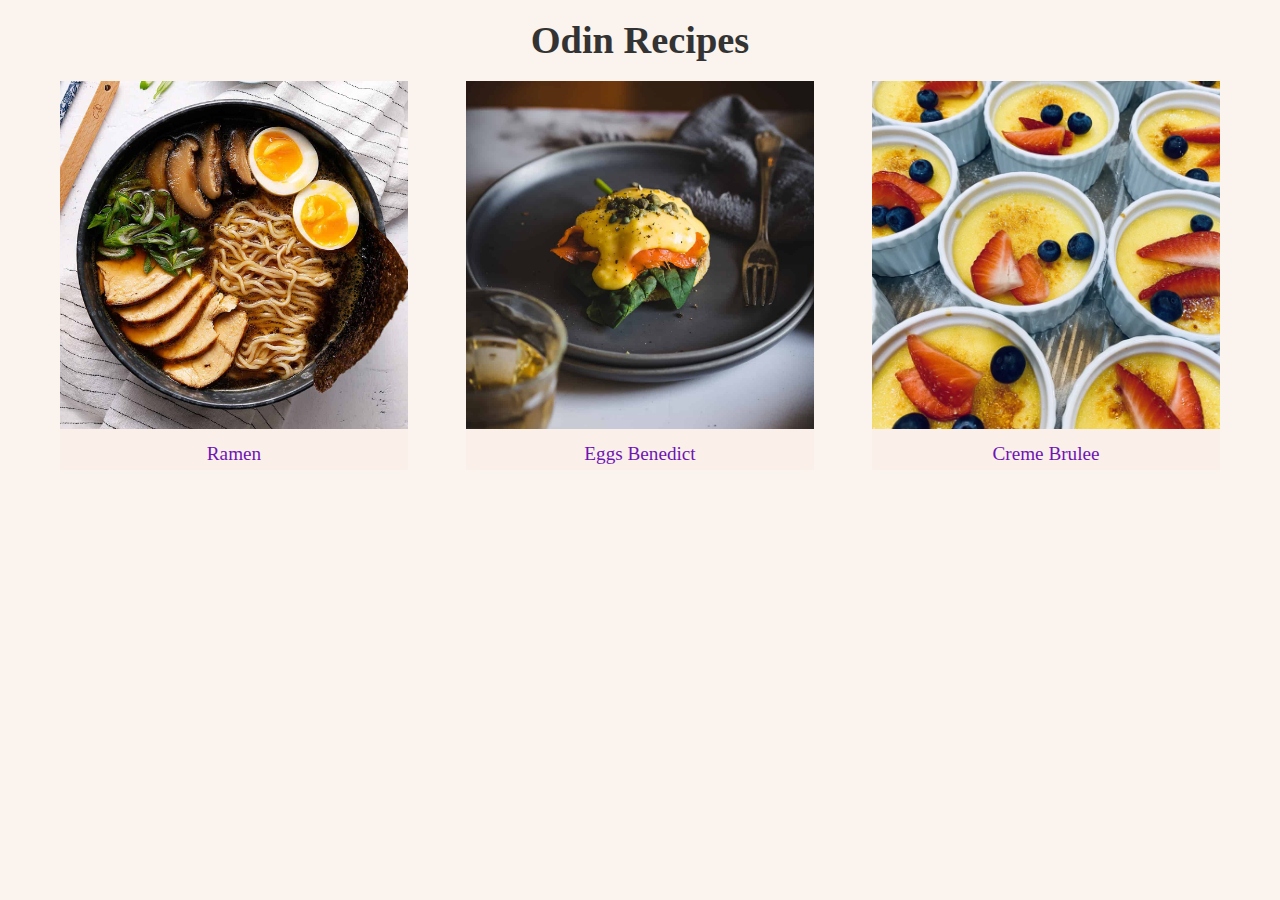
<file: index.html>
<!DOCTYPE html>
<html lang="en">
  <head>
    <meta charset="UTF-8" />
    <meta name="viewport" content="width=device-width, initial-scale=1.0" />
    <link rel="stylesheet" href="style.css" />
    <title>Recipes</title>
  </head>
  <body>
    <header>
      <div class="container">
        <h1>Odin Recipes</h1>
      </div>
    </header>
    <main>
      <div class="container">
        <div class="recipes">
          <div class="card">
            <li class="wrap">
              <a href="./recipes/ramen.html"
                ><img src="./img/ramen.jpg" alt="" />Ramen</a
              >
            </li>
          </div>
          <div class="card">
            <li>
              <a href="./recipes/eggs.html"
                ><img src="./img/eggs.jpg" alt="" />Eggs Benedict</a
              >
            </li>
          </div>
          <div class="card">
            <li>
              <a href="./recipes/brulee.html"
                ><img src="./img/creme-brulee.webp" alt="" /> Creme Brulee</a
              >
            </li>
          </div>
        </div>
      </div>
    </main>
  </body>
</html>
</file>
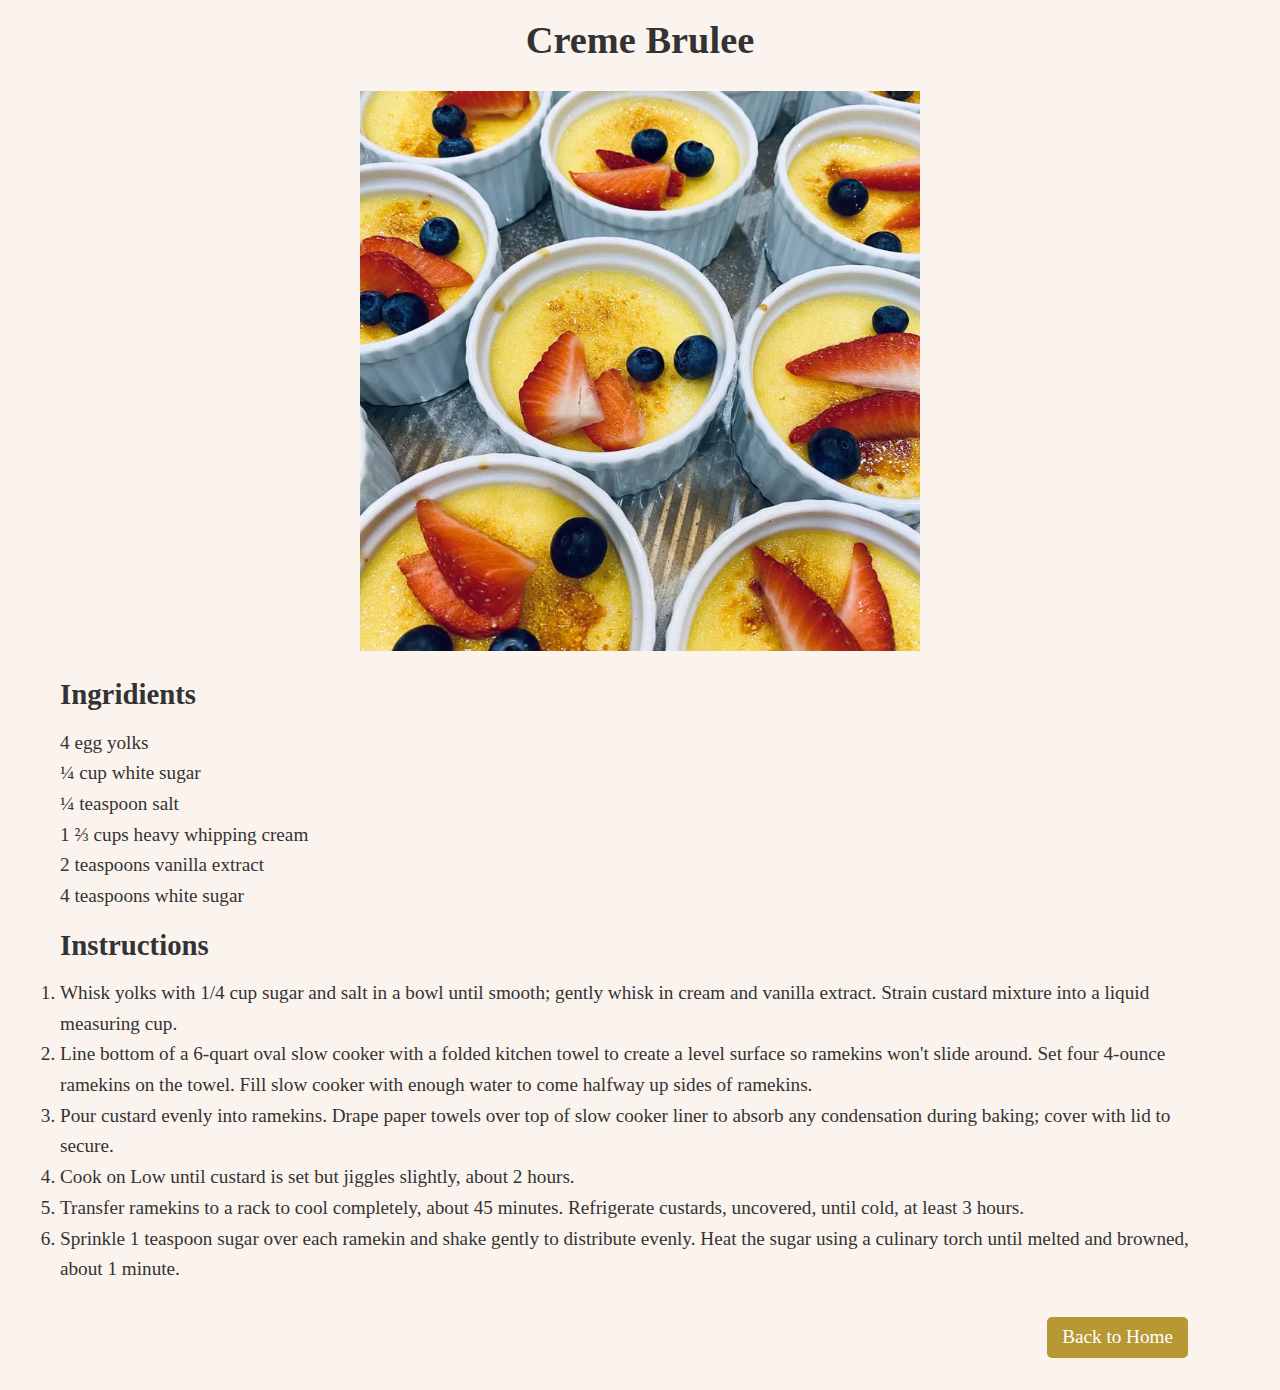
<file: recipes/brulee.html>
<!DOCTYPE html>
<html lang="en">
  <head>
    <meta charset="UTF-8" />
    <meta name="viewport" content="width=device-width, initial-scale=1.0" />
    <link rel="stylesheet" href="../style.css" />
    <title>Creme Brulee</title>
  </head>
  <body>
    <header>
      <div class="container">
        <h1>Creme Brulee</h1>
        <div class="image">
          <img src="../img/creme-brulee.webp" alt="" />
        </div>
        <div class="ingridients">
          <h2>ingridients</h2>
          <ul>
            <li>4 egg yolks</li>
            <li>¼ cup white sugar</li>
            <li>¼ teaspoon salt</li>
            <li>1 ⅔ cups heavy whipping cream</li>
            <li>2 teaspoons vanilla extract</li>
            <li>4 teaspoons white sugar</li>
          </ul>
        </div>
        <div class="instructions">
          <h2>instructions</h2>
          <ol>
            <li>
              Whisk yolks with 1/4 cup sugar and salt in a bowl until smooth;
              gently whisk in cream and vanilla extract. Strain custard mixture
              into a liquid measuring cup.
            </li>

            <li>
              Line bottom of a 6-quart oval slow cooker with a folded kitchen
              towel to create a level surface so ramekins won't slide around.
              Set four 4-ounce ramekins on the towel. Fill slow cooker with
              enough water to come halfway up sides of ramekins.
            </li>

            <li>
              Pour custard evenly into ramekins. Drape paper towels over top of
              slow cooker liner to absorb any condensation during baking; cover
              with lid to secure.
            </li>

            <li>
              Cook on Low until custard is set but jiggles slightly, about 2
              hours.
            </li>

            <li>
              Transfer ramekins to a rack to cool completely, about 45 minutes.
              Refrigerate custards, uncovered, until cold, at least 3 hours.
            </li>

            <li>
              Sprinkle 1 teaspoon sugar over each ramekin and shake gently to
              distribute evenly. Heat the sugar using a culinary torch until
              melted and browned, about 1 minute.
            </li>
          </ol>
        </div>
        <div class="button-wrap">
          <a href="../index.html" class="home-button">Back to Home</a>
        </div>
      </div>
    </header>
  </body>
</html>
</file>
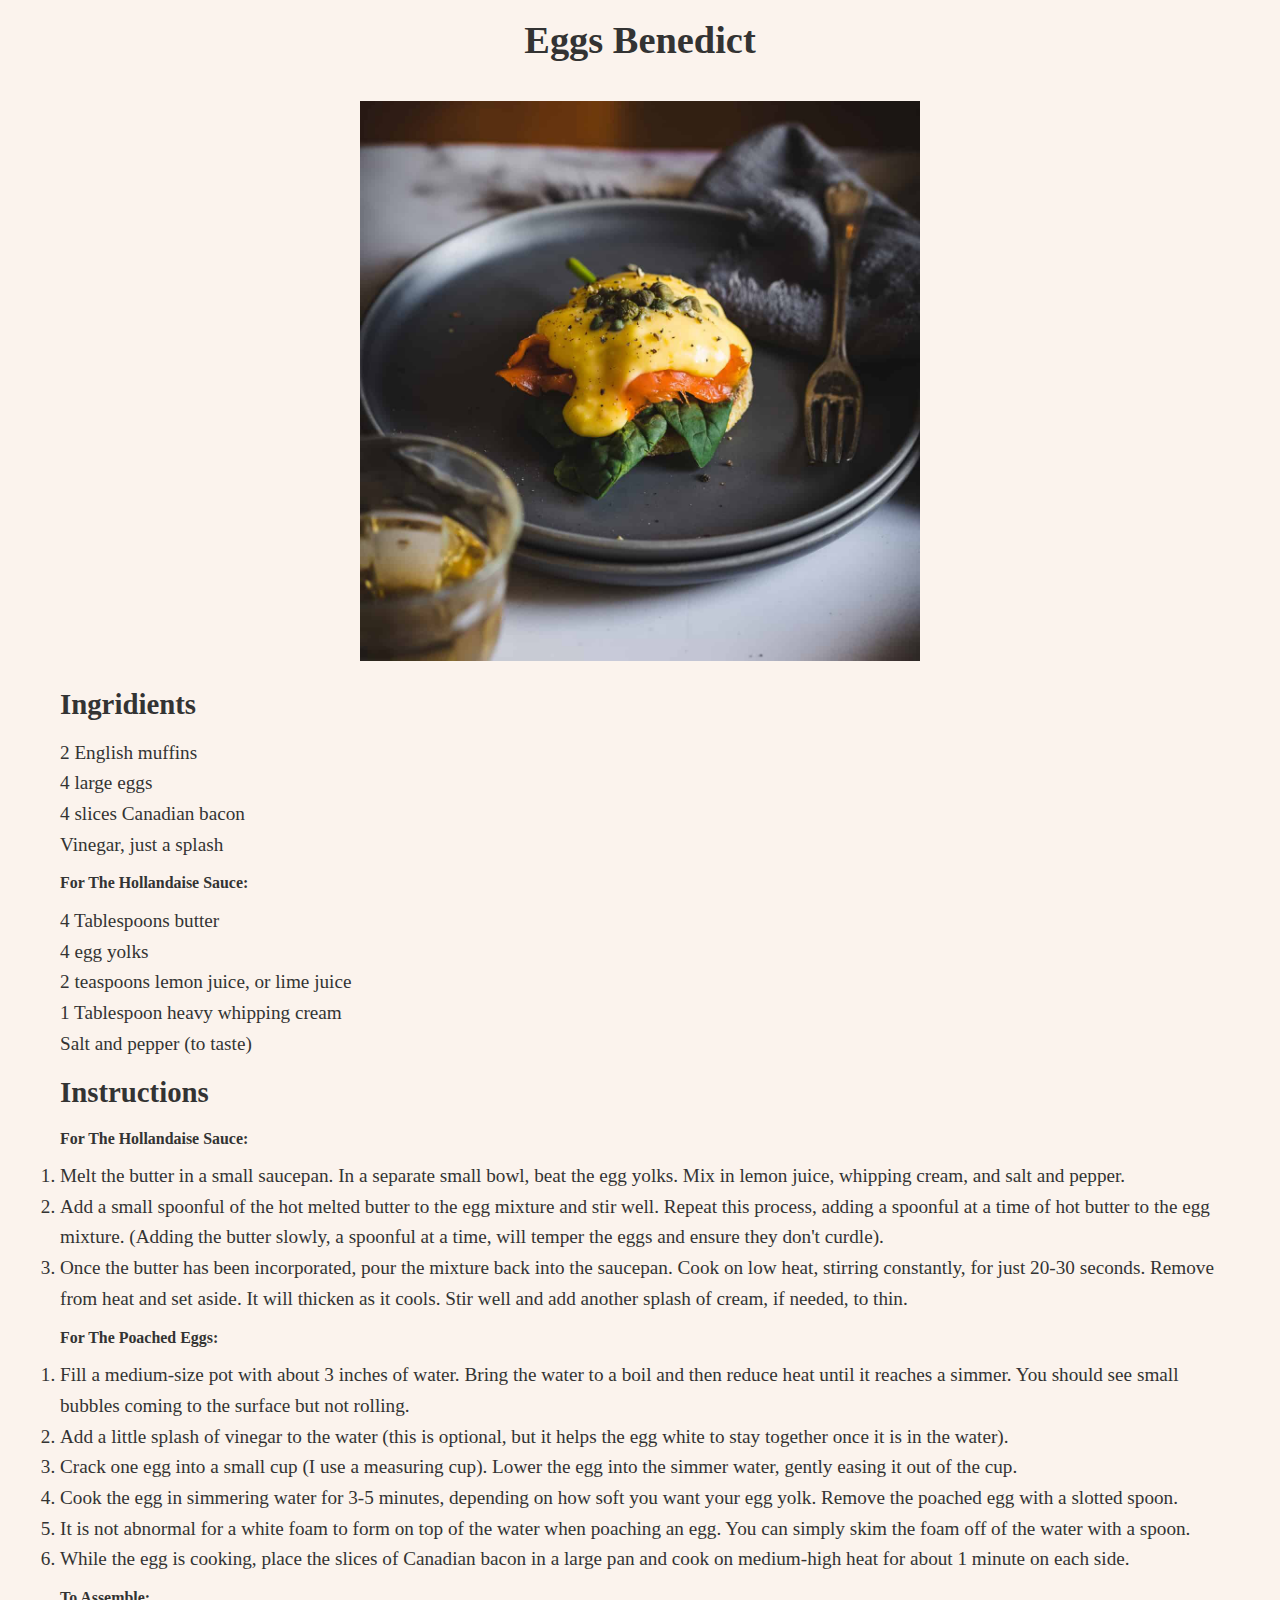
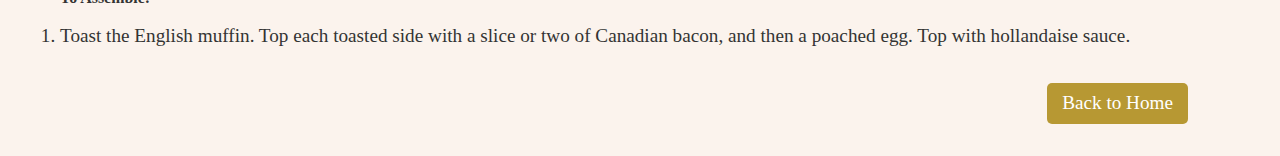
<file: recipes/eggs.html>
<!DOCTYPE html>
<html lang="en">
  <head>
    <meta charset="UTF-8" />
    <meta name="viewport" content="width=device-width, initial-scale=1.0" />
    <link rel="stylesheet" href="../style.css" />
    <title>Eggs Benedict</title>
  </head>
  <body>
    <header>
      <div class="container">
        <h1>Eggs Benedict</h1>
      </div>
    </header>
    <main>
      <div class="container">
        <div class="image">
          <img src="../img/eggs.jpg" alt="" />
        </div>
        <div class="ingridients">
          <h2>ingridients</h2>
          <ul>
            <li>2 English muffins</li>
            <li>4 large eggs</li>
            <li>4 slices Canadian bacon</li>
            <li>Vinegar, just a splash</li>

            <li>
              <h5>For the Hollandaise sauce:</h5>
              <ul>
                <li>4 Tablespoons butter</li>
                <li>4 egg yolks</li>
                <li>2 teaspoons lemon juice, or lime juice</li>
                <li>1 Tablespoon heavy whipping cream</li>
                <li>Salt and pepper (to taste)</li>
              </ul>
            </li>
          </ul>
        </div>
        <div class="instructions">
          <h2>instructions</h2>
          <ul>
            <li>
              <h5>For the Hollandaise sauce:</h5>
              <ol>
                <li>
                  Melt the butter in a small saucepan. In a separate small bowl,
                  beat the egg yolks. Mix in lemon juice, whipping cream, and
                  salt and pepper.
                </li>
                <li>
                  Add a small spoonful of the hot melted butter to the egg
                  mixture and stir well. Repeat this process, adding a spoonful
                  at a time of hot butter to the egg mixture. (Adding the butter
                  slowly, a spoonful at a time, will temper the eggs and ensure
                  they don't curdle).
                </li>
                <li>
                  Once the butter has been incorporated, pour the mixture back
                  into the saucepan. Cook on low heat, stirring constantly, for
                  just 20-30 seconds. Remove from heat and set aside. It will
                  thicken as it cools. Stir well and add another splash of
                  cream, if needed, to thin.
                </li>
              </ol>
            </li>

            <li>
              <h5>For the poached eggs:</h5>
              <ol>
                <li>
                  Fill a medium-size pot with about 3 inches of water. Bring the
                  water to a boil and then reduce heat until it reaches a
                  simmer. You should see small bubbles coming to the surface but
                  not rolling.
                </li>
                <li>
                  Add a little splash of vinegar to the water (this is optional,
                  but it helps the egg white to stay together once it is in the
                  water).
                </li>
                <li>
                  Crack one egg into a small cup (I use a measuring cup). Lower
                  the egg into the simmer water, gently easing it out of the
                  cup.
                </li>
                <li>
                  Cook the egg in simmering water for 3-5 minutes, depending on
                  how soft you want your egg yolk. Remove the poached egg with a
                  slotted spoon.
                </li>
                <li>
                  It is not abnormal for a white foam to form on top of the
                  water when poaching an egg. You can simply skim the foam off
                  of the water with a spoon.
                </li>
                <li>
                  While the egg is cooking, place the slices of Canadian bacon
                  in a large pan and cook on medium-high heat for about 1 minute
                  on each side.
                </li>
              </ol>
            </li>

            <li>
              <h5>To Assemble:</h5>
              <ol>
                <li>
                  Toast the English muffin. Top each toasted side with a slice
                  or two of Canadian bacon, and then a poached egg. Top with
                  hollandaise sauce.
                </li>
              </ol>
            </li>
          </ul>
        </div>
        <div class="button-wrap">
          <a href="../index.html" class="home-button">Back to Home</a>
        </div>
      </div>
    </main>
  </body>
</html>
</file>
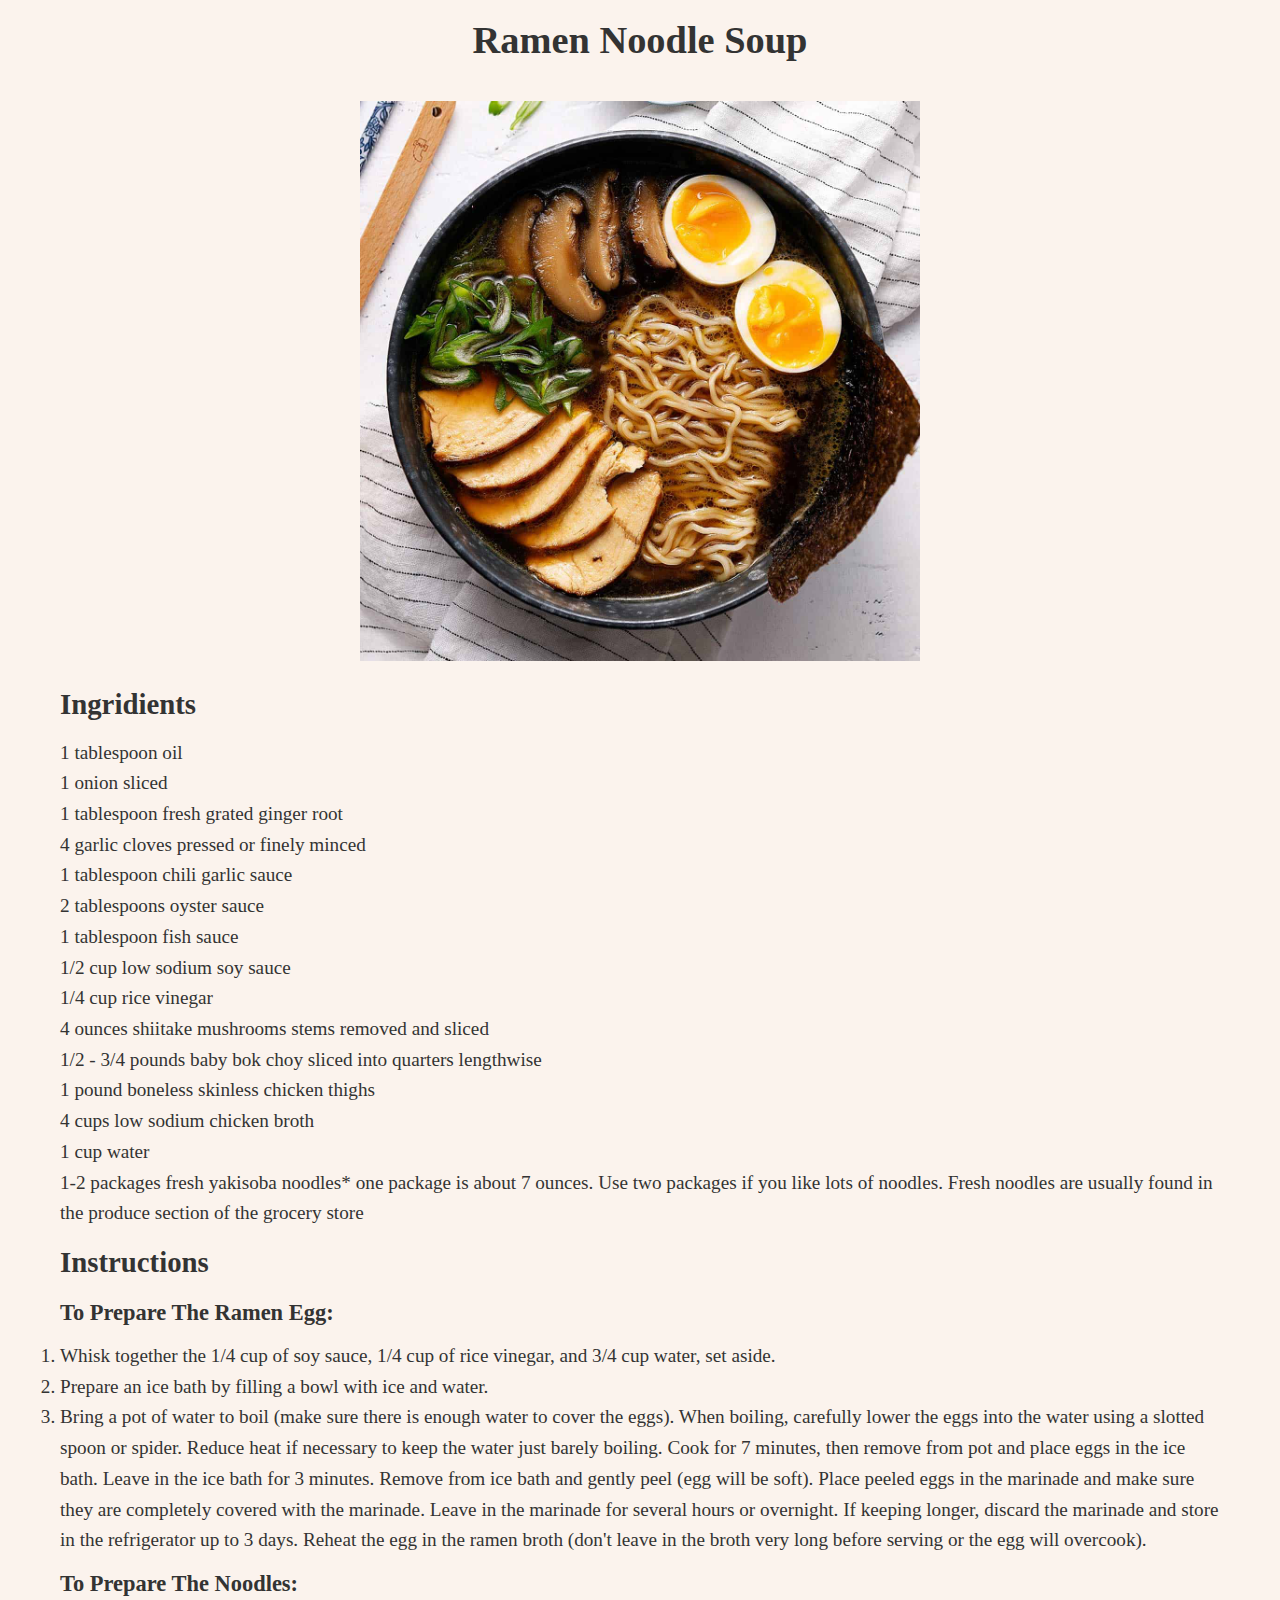
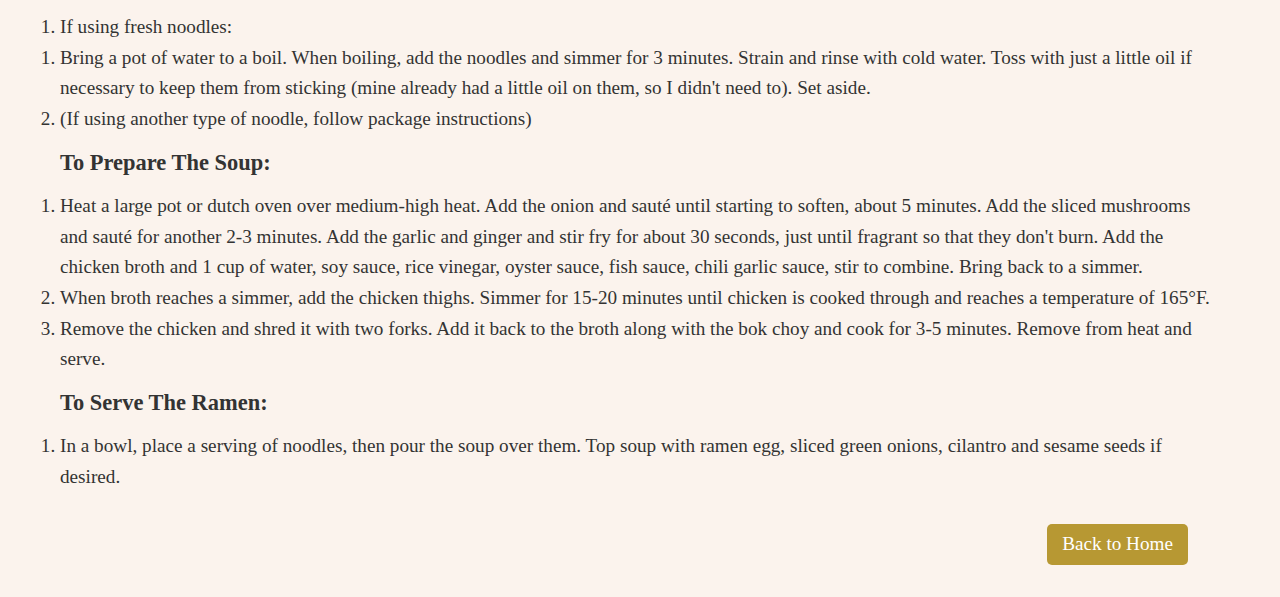
<file: recipes/ramen.html>
<!DOCTYPE html>
<html lang="en">
  <head>
    <meta charset="UTF-8" />
    <meta name="viewport" content="width=device-width, initial-scale=1.0" />
    <link rel="stylesheet" href="../style.css" />
    <title>Ramen</title>
  </head>
  <body>
    <header>
      <div class="container">
        <h1>Ramen Noodle Soup</h1>
      </div>
    </header>
    <main>
      <div class="container">
        <div class="image">
          <img src="../img/ramen.jpg" alt="" />
        </div>
        <div class="ingridients">
          <h2>Ingridients</h2>
          <ul>
            <li>1 tablespoon oil</li>
            <li>1 onion sliced</li>
            <li>1 tablespoon fresh grated ginger root</li>
            <li>4 garlic cloves pressed or finely minced</li>
            <li>1 tablespoon chili garlic sauce</li>
            <li>2 tablespoons oyster sauce</li>
            <li>1 tablespoon fish sauce</li>
            <li>1/2 cup low sodium soy sauce</li>
            <li>1/4 cup rice vinegar</li>
            <li>4 ounces shiitake mushrooms stems removed and sliced</li>
            <li>
              1/2 - 3/4 pounds baby bok choy sliced into quarters lengthwise
            </li>
            <li>1 pound boneless skinless chicken thighs</li>
            <li>4 cups low sodium chicken broth</li>
            <li>1 cup water</li>
            <li>
              1-2 packages fresh yakisoba noodles* one package is about 7
              ounces. Use two packages if you like lots of noodles. Fresh
              noodles are usually found in the produce section of the grocery
              store
            </li>
          </ul>
        </div>
        <div class="instructions">
          <h2>instructions</h2>
          <h3>To Prepare The Ramen Egg:</h3>
          <ol>
            <li>
              Whisk together the 1/4 cup of soy sauce, 1/4 cup of rice vinegar,
              and 3/4 cup water, set aside.
            </li>
            <li>Prepare an ice bath by filling a bowl with ice and water.</li>
            <li>
              Bring a pot of water to boil (make sure there is enough water to
              cover the eggs). When boiling, carefully lower the eggs into the
              water using a slotted spoon or spider. Reduce heat if necessary to
              keep the water just barely boiling. Cook for 7 minutes, then
              remove from pot and place eggs in the ice bath. Leave in the ice
              bath for 3 minutes. Remove from ice bath and gently peel (egg will
              be soft). Place peeled eggs in the marinade and make sure they are
              completely covered with the marinade. Leave in the marinade for
              several hours or overnight. If keeping longer, discard the
              marinade and store in the refrigerator up to 3 days. Reheat the
              egg in the ramen broth (don't leave in the broth very long before
              serving or the egg will overcook).
            </li>
          </ol>

          <h3>To Prepare The Noodles:</h3>
          <ol>
            <li>
              If using fresh noodles:
              <ul>
                <li>
                  Bring a pot of water to a boil. When boiling, add the noodles
                  and simmer for 3 minutes. Strain and rinse with cold water.
                  Toss with just a little oil if necessary to keep them from
                  sticking (mine already had a little oil on them, so I didn't
                  need to). Set aside.
                </li>
              </ul>
            </li>
            <li>
              (If using another type of noodle, follow package instructions)
            </li>
          </ol>

          <h3>To Prepare The Soup:</h3>
          <ol>
            <li>
              Heat a large pot or dutch oven over medium-high heat. Add the
              onion and sauté until starting to soften, about 5 minutes. Add the
              sliced mushrooms and sauté for another 2-3 minutes. Add the garlic
              and ginger and stir fry for about 30 seconds, just until fragrant
              so that they don't burn. Add the chicken broth and 1 cup of water,
              soy sauce, rice vinegar, oyster sauce, fish sauce, chili garlic
              sauce, stir to combine. Bring back to a simmer.
            </li>
            <li>
              When broth reaches a simmer, add the chicken thighs. Simmer for
              15-20 minutes until chicken is cooked through and reaches a
              temperature of 165°F.
            </li>
            <li>
              Remove the chicken and shred it with two forks. Add it back to the
              broth along with the bok choy and cook for 3-5 minutes. Remove
              from heat and serve.
            </li>
          </ol>

          <h3>To Serve The Ramen:</h3>
          <ol>
            <li>
              In a bowl, place a serving of noodles, then pour the soup over
              them. Top soup with ramen egg, sliced green onions, cilantro and
              sesame seeds if desired.
            </li>
          </ol>
        </div>
        <div class="button-wrap">
          <a href="../index.html" class="home-button">Back to Home</a>
        </div>
      </div>
    </main>
  </body>
</html>
</file>
<file: style.css>
/* CSS Reset */
* {
  margin: 0;
  padding: 0;
  box-sizing: border-box;
}

body {
  font-family: Baskerville, serif; /* Define your preferred font stack */
  font-size: 1.2rem; /* Set a base font size */
  line-height: 1.6; /* Adjust line height for readability */
  background-color: #f9efe7be;
  /* Background color for the body */
  color: #333; /* Text color */
}

h1,
h2,
h3,
h4,
h5,
h6 {
  /* Define heading styles */
  font-weight: bold;
  margin: 10px 0;
  text-transform: capitalize;
}

a {
  color: rgb(111, 20, 181); /* Define link color */
  text-decoration: none; /* Remove default underline */
}
.container {
  width: 100%; /* Adjust to your layout needs */
  max-width: 1200px; /* Set maximum width for content */
  height: auto;
  overflow-y: auto;
  position: relative;
  margin: 0 auto; /* Center container */
  padding: 0 20px; /* Add padding inside container */
}

/* Remove default list styles from both unordered and ordered lists */
ul,
li {
  list-style-type: none;
}

.button-wrap {
  margin: 2rem;
  display: flex;
  position: sticky;
  top: 0;
  justify-content: flex-end; /* Optional: Align the button to the right side of the container */
}

.home-button {
  display: inline-block;
  padding: 5px 15px;
  background-color: #b79833; /* Change color as needed */
  color: #fff;
  text-decoration: none;
  border-radius: 5px;
}

.home-button:hover {
  background-color: #886313; /* Change color on hover as needed */
  transition: all 0.2s ease-out;
}

header h1 {
  text-align: center;
}

.recipes {
  display: flex;
  align-items: center;
  justify-content: space-between;
  flex-wrap: wrap;
}

.card {
  flex-basis: 30%;
}
.card li {
  width: 100%;
  height: 50%;
  background-color: #f9efe7be;
  text-align: center;
}
.card img {
  width: 100%;
  height: 80%;
}
.card img:hover {
  scale: 1.03;
  transition: all 0.2s ease-out;
}

.card a:hover {
  color: rgb(104, 73, 5);
}

.image {
  display: flex;
  justify-content: center;
  height: 40%;
  margin: 20px;
}

.image img {
  width: 50%;
}
.ingridients ul li {
  list-style-type: none;
}
.instructions ol li {
  list-style-type: decimal;
}
</file>
